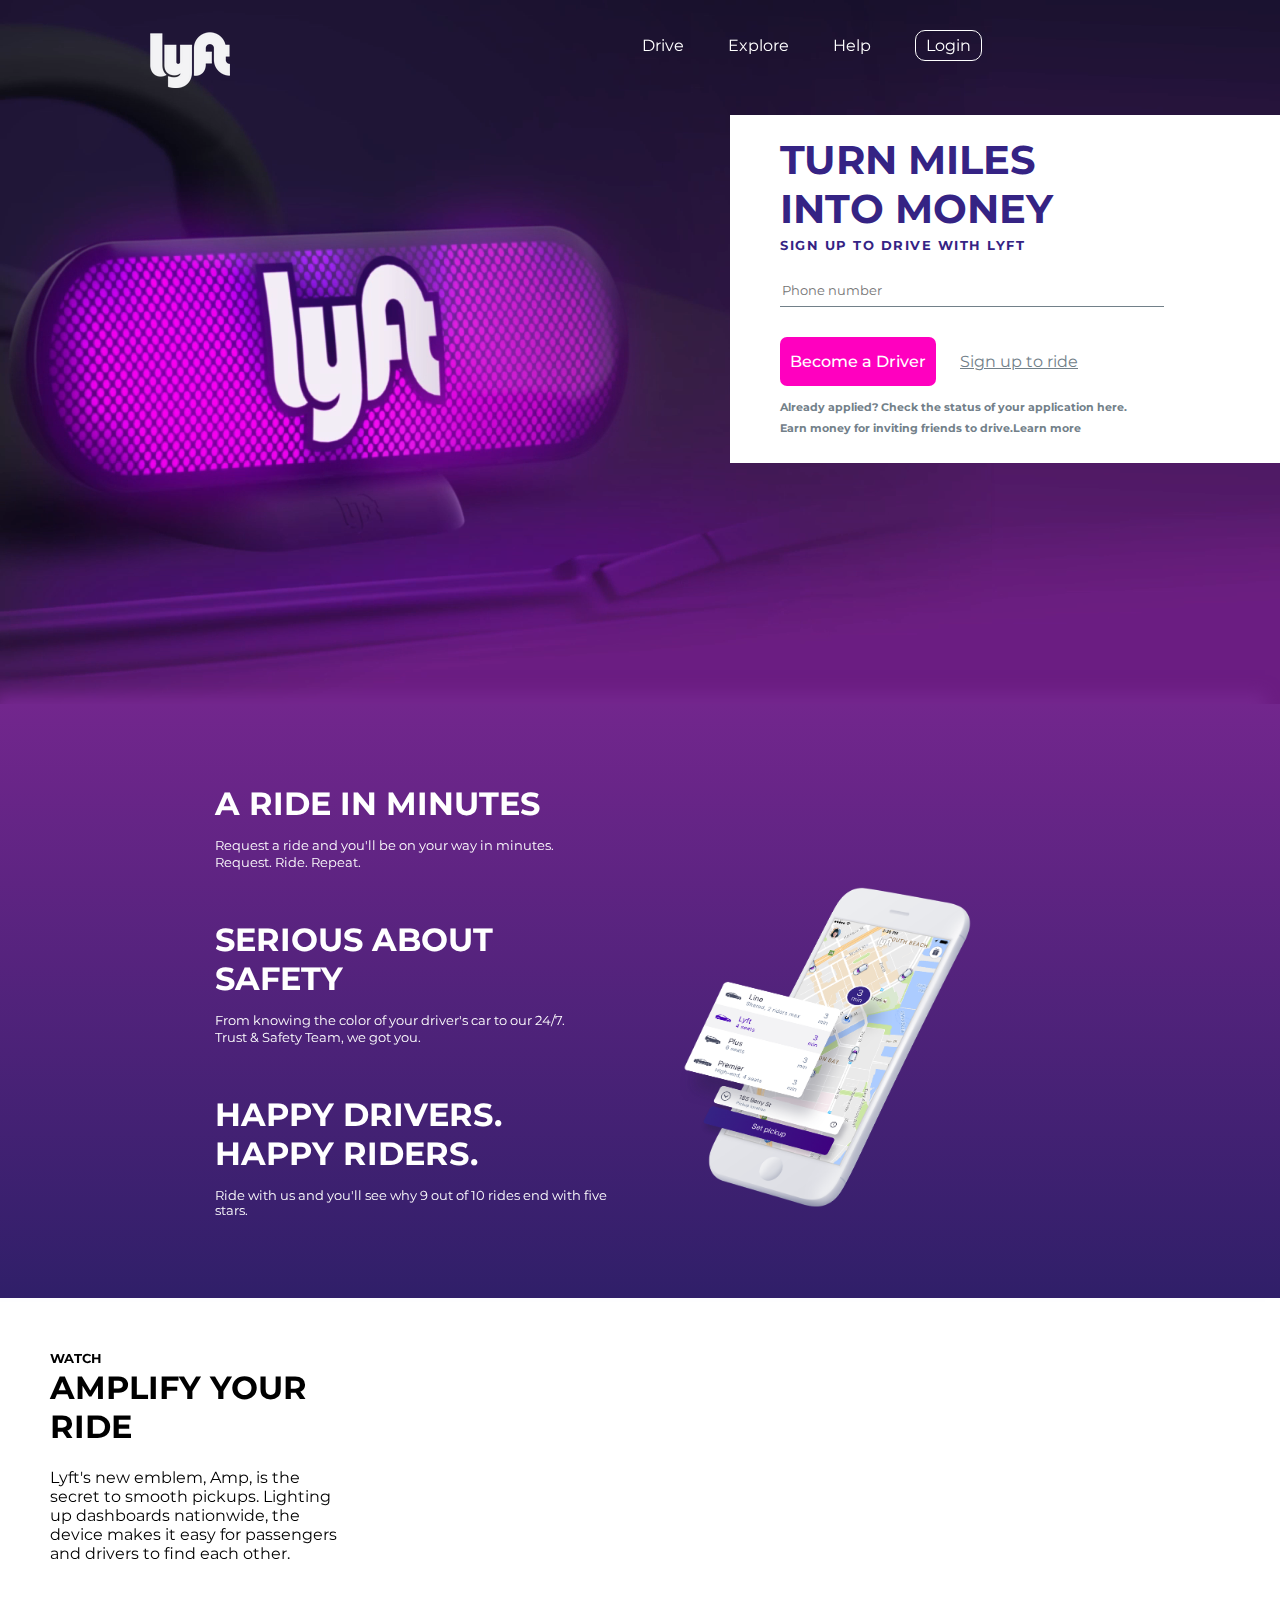
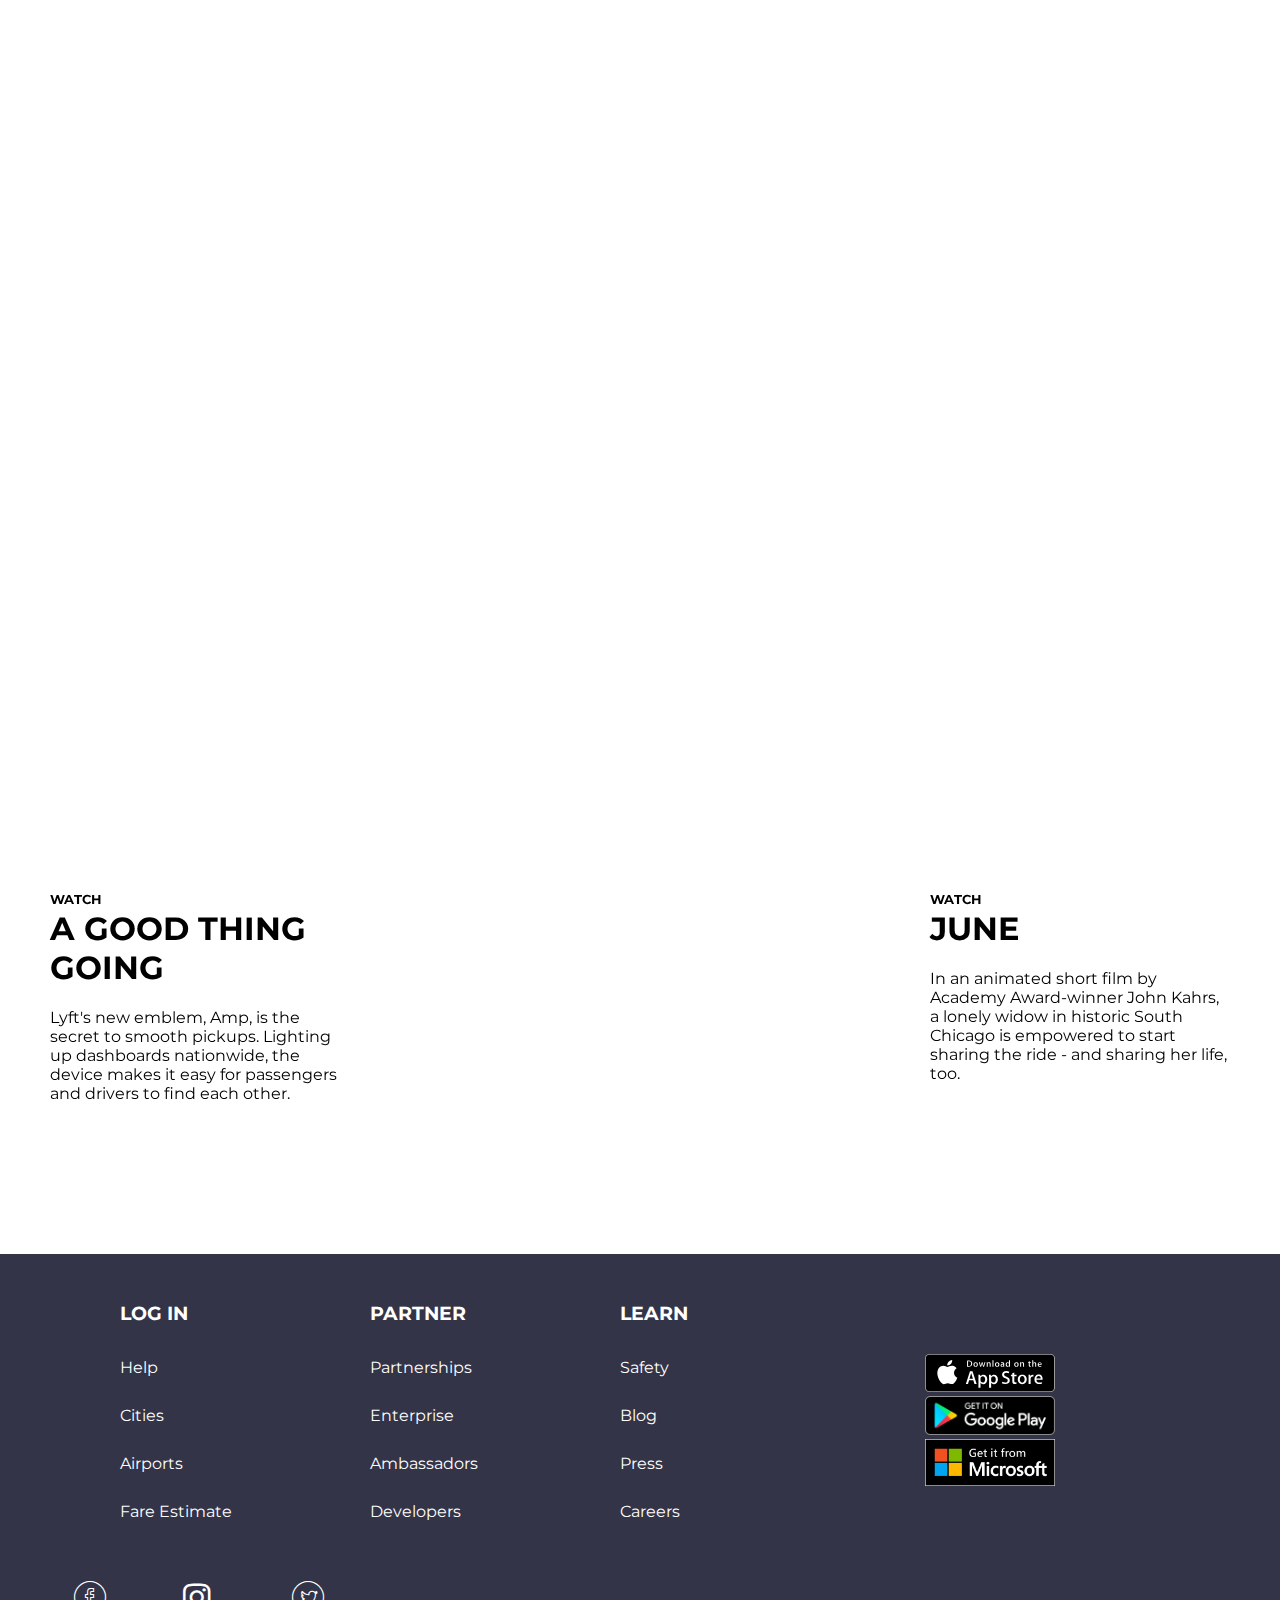
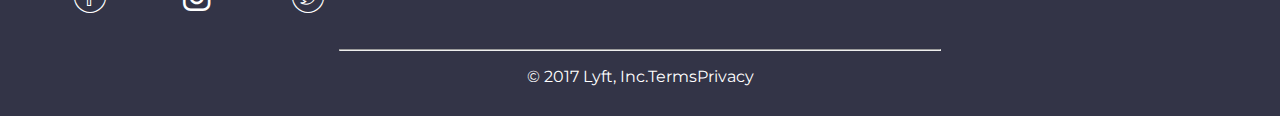
<file: index.html>
<!DOCTYPE html>
<html>
  <head>
    <meta charset="utf-8">
    <title>Lyft</title>
    <link rel="stylesheet" href="assets/css/style.css">
    <link href="https://fonts.googleapis.com/css?family=Montserrat" rel="stylesheet">
    <link rel="shortcut icon" type="image/png" href="assets/images/icon.png" />
    <link rel="stylesheet" href="assets/fonts/style.css">
  </head>
  <body>
    <header id="header">
      <div class="left">
        <a href="index.html" class="logo" id="logo"></a>
      </div>
      <nav>
        <ul>
          <li><a href="#">Drive</a></li>
          <li><a href="#">Explore</a></li>
          <li><a href="#">Help</a></li>
          <li><a href="#" class="login">Login</a></li>
          <li><a href="#" class="signup">Sing up</a></li>
        </ul>
      </nav>
    </header>
    <section id="home">
      <video class="video-portada" src="assets/images/hero-video.mp4"autoplay="" loop="" muted=""></video>
      <form id="login">
        <h1 class="up-case mt-mb">turn miles</h1>
        <h2 class="up-case mt-mb">into money</h2>
        <h5 class="up-case">Sign up to drive with lyft</h5>
        <div class="input-box">
          <input type="tel" maxlength="9" placeholder="Phone number" class="input" id="visible" required>
          <img src="assets/images/error.png"class="icon">
        </div>
        <div class="input-box hidden">
          <input type="text" placeholder="Name" class="input" required>
          <img src="assets/images/error.png"class="icon">
        </div>
        <div class="input-box hidden">
          <input type="email" placeholder="Email" class="input" required>
          <img src="assets/images/error.png"class="icon">
        </div>
        <div class="input-box hidden">
          <input type="text" placeholder="City" class="input" required>
          <img src="assets/images/error.png"class="icon">
        </div>
        <div class="input-box">
          <button type="submit" class="button">Become a Driver</button>
          <a href="#">Sign up to ride</a>
        </div>
        <div class="">
          <h6 class="end-form">Already applied? <a href="#">Check the status of your application here.</a><h6>
          <h6 class="end-form">Earn money for inviting friends to drive.<a href="#">Learn more</a></h6>
        </div>
      </form>
    </section >
    <section id="conteiner">
      <article class="ar-phone">
        <div class="text-left">
          <div class="">
            <h1 class="up-case">a ride in minutes</h1>
            <p>Request a ride and you'll be on your way in minutes.</p>
            <p>Request. Ride. Repeat.</p>
          </div>
          <div class="">
            <h1 class="up-case">serious about safety</h1>
            <p>From knowing the color of your driver's car to our 24/7.</p>
            <p>Trust & Safety Team, we got you.</p>
          </div>
          <div class="">
            <h1 class="up-case ">happy drivers.</h1>
            <h1 class="up-case ">happy riders.</h1>
            <p>Ride with us and you'll see why 9 out of 10 rides end with five stars.</p>
          </div>
        </div>
          <img src="assets/images/phone.png" class="img-rigth"alt="">
      </article>
    </section>
    <section id="video1">
      <div class="text-video1">
        <h5 class="up-case mb">watch</h5>
        <h1 class="up-case mt">amplify your ride</h1>
        <p>Lyft's new emblem, Amp, is the secret to smooth pickups. Lighting up dashboards nationwide, the device makes it easy for passengers and drivers to find each other.</p>
      </div>
      <div class="link-video1">
        <iframe width="900" height="415" src="https://www.youtube.com/embed/fLSmUWOYpKw" frameborder="0" allowfullscreen></iframe>
      </div>
    </section>
    <section id="video2">
      <div class="link-video2">
        <iframe width="900" height="415" src="https://www.youtube.com/embed/v8nyGzOLsdw" frameborder="0" allowfullscreen></iframe>
      </div>
      <div class="text-video2">
        <h5 class="up-case mb">watch</h5>
        <h1 class="up-case mt">june</h1>
        <p>In an animated short film by Academy Award-winner John Kahrs, a lonely widow in historic South Chicago is empowered to start sharing the ride - and sharing her life, too.</p>
      </div>
    </section>
    <section id="video3">
      <div class="text-video3">
        <h5 class="up-case mb">watch</h5>
        <h1 class="up-case mt">a good thing going</h1>
        <p>Lyft's new emblem, Amp, is the secret to smooth pickups. Lighting up dashboards nationwide, the device makes it easy for passengers and drivers to find each other.</p>
      </div>
      <div class="link-video3">
        <iframe width="900" height="415" src="https://www.youtube.com/embed/xj2VWLV0xCU" frameborder="0" allowfullscreen></iframe>
      </div>
    </section>
    <footer>
      <div class="conteiner-footer">
        <div class="links foot-one">
          <h3 class="up-case">log in</h3>
          <a href="#">Help</a>
          <a href="#">Cities</a>
          <a href="#">Airports</a>
          <a href="#">Fare Estimate</a>
        </div>
        <div class="links foot-two">
          <h3 class="up-case">partner</h3>
          <a href="#">Partnerships</a>
          <a href="#">Enterprise</a>
          <a href="#">Ambassadors</a>
          <a href="#">Developers</a>
        </div>
        <div class="links foot-three">
          <h3 class="up-case">learn</h3>
          <a href="#">Safety</a>
          <a href="#">Blog</a>
          <a href="#">Press</a>
          <a href="#">Careers</a>
        </div>
        <div class="iconos-footer conteiner-footer">
          <img src="assets/images/apple-store.svg" alt="">
          <img src="assets/images/google-play.png" alt="">
          <img src="assets/images/microsoft.png" alt="">
        </div>
      </div>
      <div class="font">
        <a href="#" class="icon-facebook3"></a>
        <a href="#" class="icon-instagram"></a>
        <a href="#" class="icon-twitter3"></a>
      </div>
      <hr>
      <p>&copy; 2017 Lyft, Inc.TermsPrivacy</p>
    </footer>
    <script type="text/javascript" src="assets/js/app.js"></script>
  </body>
</html>
</file>
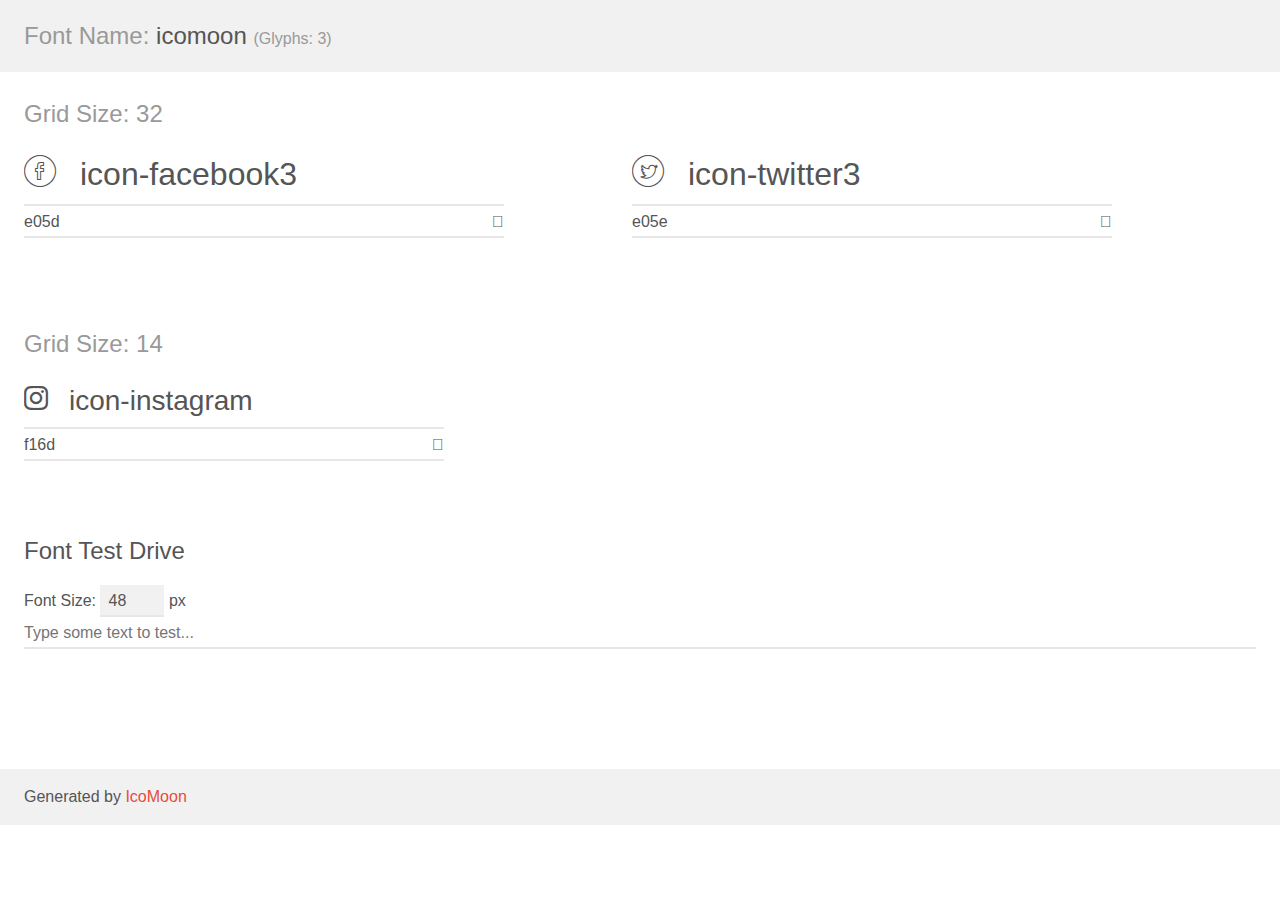
<file: assets/fonts/demo.html>
<!doctype html>
<html>
<head>
    <meta charset="utf-8">
    <title>IcoMoon Demo</title>
    <meta name="description" content="An Icon Font Generated By IcoMoon.io">
    <meta name="viewport" content="width=device-width, initial-scale=1">
    <link rel="stylesheet" href="demo-files/demo.css">
    <link rel="stylesheet" href="style.css"></head>
<body>
    <div class="bgc1 clearfix">
        <h1 class="mhmm mvm"><span class="fgc1">Font Name:</span> icomoon <small class="fgc1">(Glyphs:&nbsp;3)</small></h1>
    </div>
    <div class="clearfix mhl ptl">
        <h1 class="mvm mtn fgc1">Grid Size: 32</h1>
        <div class="glyph fs1">
            <div class="clearfix bshadow0 pbs">
                <span class="icon-facebook3">
                
                </span>
                <span class="mls"> icon-facebook3</span>
            </div>
            <fieldset class="fs0 size1of1 clearfix hidden-false">
                <input type="text" readonly value="e05d" class="unit size1of2" />
                <input type="text" maxlength="1" readonly value="&#xe05d;" class="unitRight size1of2 talign-right" />
            </fieldset>
            <div class="fs0 bshadow0 clearfix hidden-true">
                <span class="unit pvs fgc1">liga: </span>
                <input type="text" readonly value="" class="liga unitRight" />
            </div>
        </div>
        <div class="glyph fs1">
            <div class="clearfix bshadow0 pbs">
                <span class="icon-twitter3">
                
                </span>
                <span class="mls"> icon-twitter3</span>
            </div>
            <fieldset class="fs0 size1of1 clearfix hidden-false">
                <input type="text" readonly value="e05e" class="unit size1of2" />
                <input type="text" maxlength="1" readonly value="&#xe05e;" class="unitRight size1of2 talign-right" />
            </fieldset>
            <div class="fs0 bshadow0 clearfix hidden-true">
                <span class="unit pvs fgc1">liga: </span>
                <input type="text" readonly value="" class="liga unitRight" />
            </div>
        </div>
    </div>
    <div class="clearfix mhl ptl">
        <h1 class="mvm mtn fgc1">Grid Size: 14</h1>
        <div class="glyph fs2">
            <div class="clearfix bshadow0 pbs">
                <span class="icon-instagram">
                
                </span>
                <span class="mls"> icon-instagram</span>
            </div>
            <fieldset class="fs0 size1of1 clearfix hidden-false">
                <input type="text" readonly value="f16d" class="unit size1of2" />
                <input type="text" maxlength="1" readonly value="&#xf16d;" class="unitRight size1of2 talign-right" />
            </fieldset>
            <div class="fs0 bshadow0 clearfix hidden-true">
                <span class="unit pvs fgc1">liga: </span>
                <input type="text" readonly value="" class="liga unitRight" />
            </div>
        </div>
    </div>

    <!--[if gt IE 8]><!-->
    <div class="mhl clearfix mbl">
        <h1>Font Test Drive</h1>
        <label>
            Font Size: <input id="fontSize" type="number" class="textbox0 mbm"
            min="8" value="48" />
            px
        </label>
        <input id="testText" type="text" class="phl size1of1 mvl"
        placeholder="Type some text to test..." value=""/>
        <div id="testDrive" class="icon-">&nbsp;
        </div>
    </div>
    <!--<![endif]-->
    <div class="bgc1 clearfix">
        <p class="mhl">Generated by <a href="https://icomoon.io/app">IcoMoon</a></p>
    </div>

    <script src="demo-files/demo.js"></script>
</body>
</html>
</file>
<file: assets/css/style.css>
*{
  font-family: 'Montserrat', sans-serif;
}

body{
  margin: 0 auto;
}

/*Cabecera*/
header{
  left: 0;
  padding: 10px 0 10px 150px;
  position: fixed;
  transition: all 0.6s ease;
  top: 0;
  width: 100%;
  z-index: 1000;
}

.header-color{
  background-color: white;
}

.header-color li a{
  color: black;
}

.header-color .login{
  border-color: gray;
}

.header-color .signup{
  border: 1px dotted #FF00BF;
  color: #FF00BF;
  visibility: visible;
}

.header-color .logo{
  background-image: url(../images/logo-pink.png);
}

header .left{
  display: inline-block;
  width: 120px;
}

header .logo{
  background-image: url(../images/logo-white.png);
  background-position: center;
  background-repeat: no-repeat;
  display: inline-block;
  height: 80px;
  margin-top: 10px;
  width: 80px;
}

/*Menu de navegación*/
nav{
  display: inline-block;
  float: right;
  margin-right: 300px;
  position: relative;
  top: 10px;
}

ul li{
  display: inline-block;
}

li a{
  color: white;
  margin: 20px;
  text-decoration: none;
}

.login, .signup{
  border: 1px solid white;
  border-radius: 10px;
  padding: 5px 10px;
}

.signup{
  visibility: hidden;
}

.video-portada{
  height: 100%;
  position: relative;
  width: 100%;
  z-index: -10;
}

.up-case{
  text-transform: uppercase;
}

.mt-mb{
  color: #352384;
  margin-top: 0;
  margin-bottom: 0;
}

/*Formulario*/
#login{
  background-color: white;
  margin-top: 115px;
  padding: 20px 50px;
  position: absolute;
  right: 0;
  top: 0;
  width: 450px;
}

#login h1, h2{
  font-size: 2.5rem;
  font-weight: 700;
}

#login h5{
  color: #352384;
  font-size: 0.8rem;
  letter-spacing: 1.5px;
  margin-top: 5px;
}

div.hidden{
  display: none;
}

.input-box{
  position: relative;
}

.input-box input{
  border: none;
  border-bottom: 1px solid #728089;
  color: #352384;
  height: 30px;
  margin-bottom: 30px;
  width: 380px;
}

.input:focus{
  outline: none;
}

.icon{
  display: none;
  height: 30px;
  position: absolute;
  top: 0;
  right: 68px;
  width: 30px;
}

#login a{
  color: #728089;
}

.end-form a{
  text-decoration: none;
}

.button{
  background-color: #ff00bf;
  border: none;
  border-radius: 7px;
  color: white;
  font-family: 'Montserrat', sans-serif;
  font-size: 1rem;
  font-weight: 500;
  margin-right: 20px;
  margin-bottom: 15px;
  padding: 15px 10px;
}

#login h6{
  color: #728089;
  margin-bottom: 8px;
  margin-top: 0;
}

/*Contenedor*/
#conteiner{
  background: -webkit-linear-gradient(#72268d, #301f69);
  background: -o-linear-gradient(#72268d, #301f69);
  background: -moz-linear-gradient(#72268d, #301f69);
  background: linear-gradient(#72268d, #301f69);
  color: white;
  margin-top: -20px;
  box-shadow: -10px -15px 16px -5px #75278f;
}
/*Articulo del Teléfono*/
article.ar-phone{
  margin :0 auto;
  padding: 30px;
  width: 850px;
}

.text-left{
  display: inline-block;
  margin-right: 50px;
  width: 400px;
}

.text-left p{
  font-size: 0.8rem;
  margin-bottom: 2px;;
  margin-top: 0;
}

.text-left h1{
  margin-bottom: 0;
  margin-top: 0;
}

.text-left h1+p{
  margin-top: 15px;
}

.text-left div{
  margin: 50px 0;
}

.img-rigth {
  display: inline-block;
  width: 320px;
}

/*Sección de Videos*/
#video1{
  color: black;
  line-height: 0;
}

#video2{
  color: black;
  line-height: 0;
}

#video3{
  color: black;
  height: 415px;
}

.text-video1{
  display: inline-block;
  line-height: normal;
  padding: 30px 50px;
  width: 300px;
}

.text-video2{
  float: right;
  width: 300px;
  display: inline-block;
  padding: 30px 50px;
  line-height: normal;
}

.text-video3{
  display: inline-block;
  padding: 30px 50px;
  width: 300px;
}

.mb{
  margin-bottom: 0;
}

.mt{
  margin-top: 2px;
}

.link-video1{
  display: inline-block;
  float: right;
}

.link-video3{
  float: right;
  display: inline-block;
}

.link-video2{
  display: inline-block;
}

/*Pie de Página*/
footer{
  background-color: #333447;
  color: white;
  position: relative;
  width: 100%;
}
.conteiner-footer{
  display: inline-block;
}
.links{
  margin-left: 120px;
  padding-top:30px;
}
.foot-two{
  left:250px;
  position: absolute;
  top: 0;
}
.foot-three{
  position: absolute;
  top: 0;
  left: 500px;
}

footer div{
  margin-top: 0;
}
footer div a{
  color: white;
  display: block;
  line-height: 3;
  text-decoration: none;
}

div.conteiner-footer a:hover{
  color: #ff00bf;
  text-decoration:none;
}

footer h3:hover{
  text-decoration: underline;
}
.iconos-footer{
  display: inline-block;
  position: absolute;
  right: 220px;
  top: 100px;
  width: 135px;
}

.iconos-footer img{
  width: 130px;
}
.font{
  color: #fff;
  margin: 0 auto;
  /*padding:40px;*/
  text-align: center;
  /*width: 1200px;*/
  width: 100%;
}
.font a{
  display: inline-block;
  font-size:2rem;
  height: 15px;
  margin: 30px;
  padding: 15px;
  width: 15px;
}
div.font img{
  height: 32px;
  width: 32px;
}
hr{
  width: 600px;
}
footer p{
  margin-bottom: 0;
  padding-bottom: 30px;
  text-align: center;
}
</file>
<file: assets/fonts/style.css>
@font-face {
  font-family: 'icomoon';
  src:  url('fonts/icomoon.eot?asyqm');
  src:  url('fonts/icomoon.eot?asyqm#iefix') format('embedded-opentype'),
    url('fonts/icomoon.ttf?asyqm') format('truetype'),
    url('fonts/icomoon.woff?asyqm') format('woff'),
    url('fonts/icomoon.svg?asyqm#icomoon') format('svg');
  font-weight: normal;
  font-style: normal;
}

[class^="icon-"], [class*=" icon-"] {
  /* use !important to prevent issues with browser extensions that change fonts */
  font-family: 'icomoon' !important;
  speak: none;
  font-style: normal;
  font-weight: normal;
  font-variant: normal;
  text-transform: none;
  line-height: 1;

  /* Better Font Rendering =========== */
  -webkit-font-smoothing: antialiased;
  -moz-osx-font-smoothing: grayscale;
}

.icon-facebook3:before {
  content: "\e05d";
}
.icon-twitter3:before {
  content: "\e05e";
}
.icon-instagram:before {
  content: "\f16d";
}
</file>
<file: assets/fonts/demo-files/demo.css>
body {
  padding: 0;
  margin: 0;
  font-family: sans-serif;
  font-size: 1em;
  line-height: 1.5;
  color: #555;
  background: #fff;
}
h1 {
  font-size: 1.5em;
  font-weight: normal;
}
small {
  font-size: .66666667em;
}
a {
  color: #e74c3c;
  text-decoration: none;
}
a:hover, a:focus {
  box-shadow: 0 1px #e74c3c;
}
.bshadow0, input {
  box-shadow: inset 0 -2px #e7e7e7;
}
input:hover {
  box-shadow: inset 0 -2px #ccc;
}
input, fieldset {
  font-family: sans-serif;
  font-size: 1em;
  margin: 0;
  padding: 0;
  border: 0;
}
input {
  color: inherit;
  line-height: 1.5;
  height: 1.5em;
  padding: .25em 0;
}
input:focus {
  outline: none;
  box-shadow: inset 0 -2px #449fdb;
}
.glyph {
  font-size: 16px;
  width: 15em;
  padding-bottom: 1em;
  margin-right: 4em;
  margin-bottom: 1em;
  float: left;
  overflow: hidden;
}
.liga {
  width: 80%;
  width: calc(100% - 2.5em);
}
.talign-right {
  text-align: right;
}
.talign-center {
  text-align: center;
}
.bgc1 {
  background: #f1f1f1;
}
.fgc1 {
  color: #999;
}
.fgc0 {
  color: #000;
}
p {
  margin-top: 1em;
  margin-bottom: 1em;
}
.mvm {
  margin-top: .75em;
  margin-bottom: .75em;
}
.mtn {
  margin-top: 0;
}
.mtl, .mal {
  margin-top: 1.5em;
}
.mbl, .mal {
  margin-bottom: 1.5em;
}
.mal, .mhl {
  margin-left: 1.5em;
  margin-right: 1.5em;
}
.mhmm {
  margin-left: 1em;
  margin-right: 1em;
}
.mls {
  margin-left: .25em;
}
.ptl {
  padding-top: 1.5em;
}
.pbs, .pvs {
  padding-bottom: .25em;
}
.pvs, .pts {
  padding-top: .25em;
}
.unit {
  float: left;
}
.unitRight {
  float: right;
}
.size1of2 {
  width: 50%;
}
.size1of1 {
  width: 100%;
}
.clearfix:before, .clearfix:after {
  content: " ";
  display: table;
}
.clearfix:after {
  clear: both;
}
.hidden-true {
  display: none;
}
.textbox0 {
  width: 3em;
  background: #f1f1f1;
  padding: .25em .5em;
  line-height: 1.5;
  height: 1.5em;
}
#testDrive {
  display: block;
  padding-top: 24px;
  line-height: 1.5;
}
.fs0 {
  font-size: 16px;
}
.fs1 {
  font-size: 32px;
}
.fs2 {
  font-size: 28px;
}
</file>
